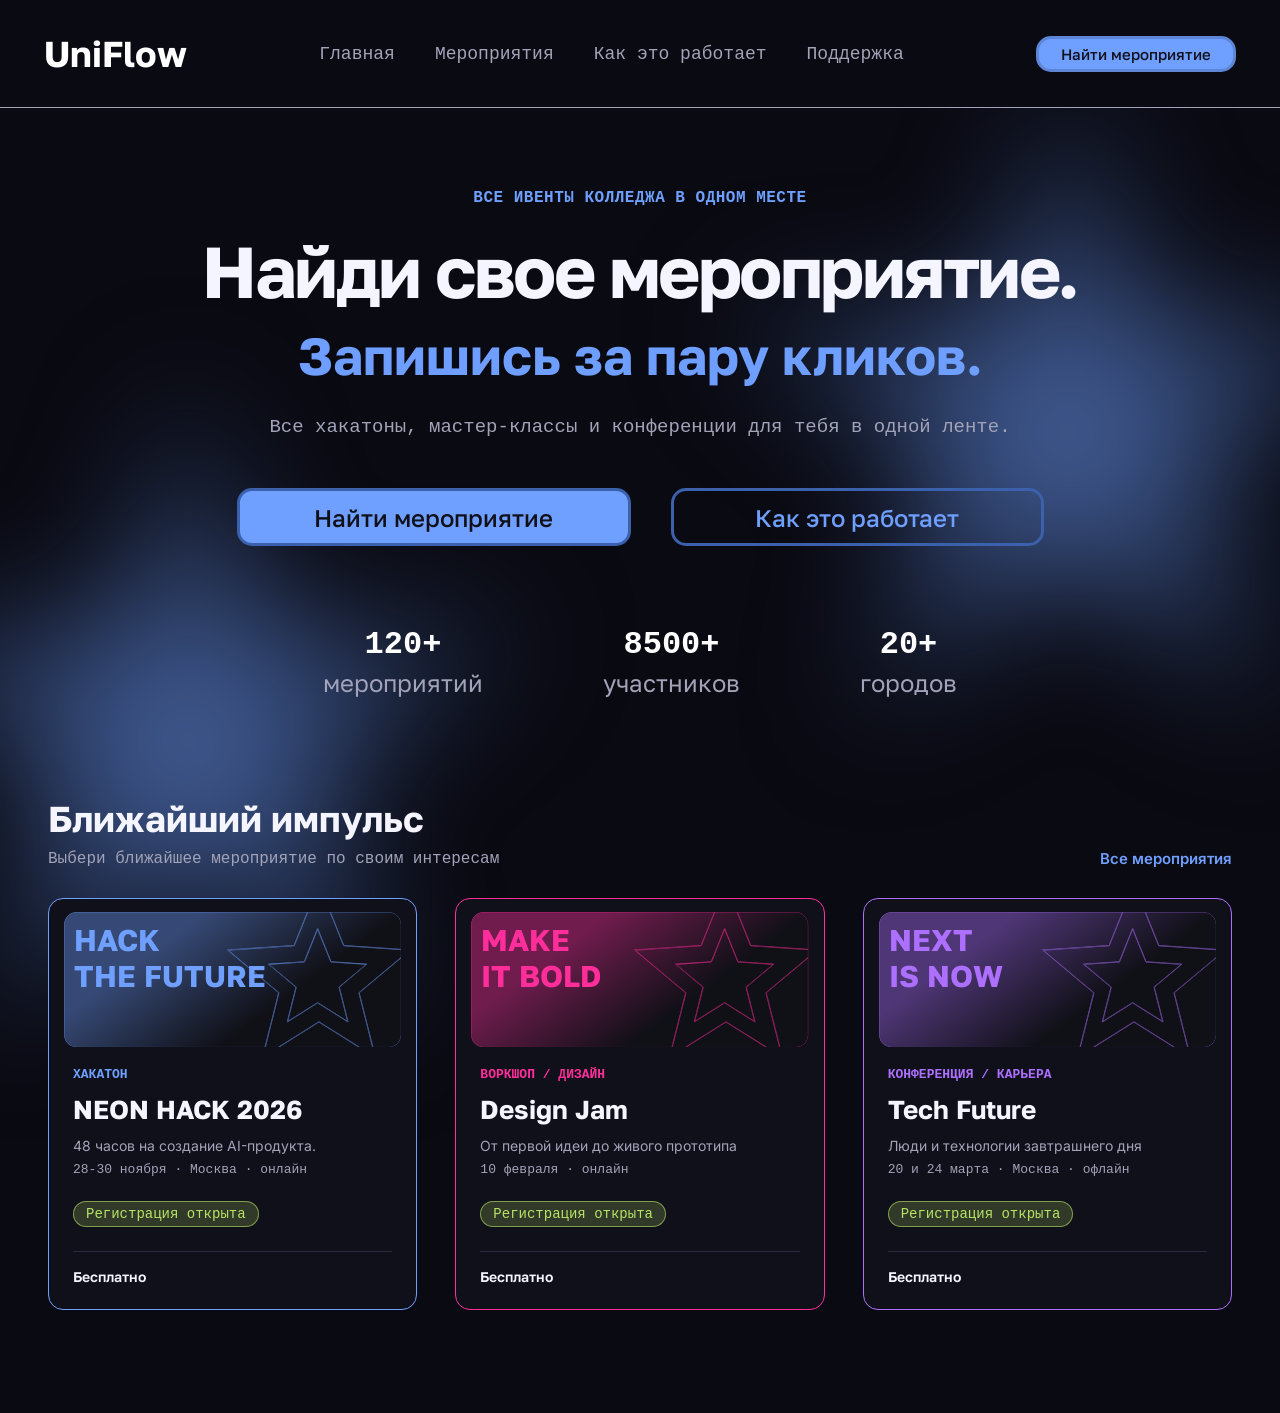
<file: UniFlow/frontend/index.html>
<!DOCTYPE html>
<html lang="ru">
<head>
    <meta charset="UTF-8">
    <meta name="viewport" content="width=device-width, initial-scale=1.0">
    <title>UniFlow</title>
    <link href="https://fonts.googleapis.com/css2?family=Golos+Text:wght@400;500;600;700&family=Iosevka+Charon+Mono:wght@400;700&family=Inter:wght@400;600&display=swap" rel="stylesheet" />
    <link rel="stylesheet" href="css/index.css">
</head>
<body>

    <div class="wrapper">

        <div class="bg-star bg-star-left" aria-hidden="true">
            <svg viewBox="0 0 703 873" fill="none" xmlns="http://www.w3.org/2000/svg">
                <g filter="url(#filter0_f_17_4)">
                    <path d="M243.5 108L323.539 354.335L582.552 354.335L373.006 506.579L453.045 752.915L243.5 600.671L33.9546 752.915L113.994 506.579L-95.5516 354.335L163.461 354.335L243.5 108Z" fill="url(#paint0_radial_17_4)"/>
                </g>
                <defs>
                    <filter id="filter0_f_17_4" x="-215.552" y="-12" width="918.103" height="884.915" filterUnits="userSpaceOnUse" color-interpolation-filters="sRGB">
                        <feFlood flood-opacity="0" result="BackgroundImageFix"/>
                        <feBlend mode="normal" in="SourceGraphic" in2="BackgroundImageFix" result="shape"/>
                        <feGaussianBlur stdDeviation="60" result="effect1_foregroundBlur_17_4"/>
                    </filter>
                    <radialGradient id="paint0_radial_17_4" cx="0" cy="0" r="1" gradientUnits="userSpaceOnUse" gradientTransform="translate(243.5 464.5) rotate(90) scale(356.5)">
                        <stop stop-color="#6F9FFF" stop-opacity="0.6"/>
                        <stop offset="1" stop-color="#1E2D4C" stop-opacity="0.5"/>
                    </radialGradient>
                </defs>
            </svg>
        </div>

        <div class="bg-star bg-star-right" aria-hidden="true">
            <svg viewBox="0 0 703 873" fill="none" xmlns="http://www.w3.org/2000/svg">
                <g filter="url(#filter0_f_17_4_r)">
                    <path d="M243.5 108L323.539 354.335L582.552 354.335L373.006 506.579L453.045 752.915L243.5 600.671L33.9546 752.915L113.994 506.579L-95.5516 354.335L163.461 354.335L243.5 108Z" fill="url(#paint0_radial_17_4_r)"/>
                </g>
                <defs>
                    <filter id="filter0_f_17_4_r" x="-215.552" y="-12" width="918.103" height="884.915" filterUnits="userSpaceOnUse" color-interpolation-filters="sRGB">
                        <feFlood flood-opacity="0" result="BackgroundImageFix"/>
                        <feBlend mode="normal" in="SourceGraphic" in2="BackgroundImageFix" result="shape"/>
                        <feGaussianBlur stdDeviation="60" result="effect1_foregroundBlur_17_4"/>
                    </filter>
                    <radialGradient id="paint0_radial_17_4_r" cx="0" cy="0" r="1" gradientUnits="userSpaceOnUse" gradientTransform="translate(243.5 464.5) rotate(90) scale(356.5)">
                        <stop stop-color="#6F9FFF" stop-opacity="0.6"/>
                        <stop offset="1" stop-color="#1E2D4C" stop-opacity="0.5"/>
                    </radialGradient>
                </defs>
            </svg>
        </div>

        <header class="header">
            <div class="logo">UniFlow</div>
            
            <div class="nav-menu" id="Naavmenu">
                <span></span>
                <span></span>
                <span></span>
            </div>

            <nav class="nav" id="navMenu">
                <a href="index.html" class="nav-link">Главная</a>
                <a href="events.html" class="nav-link">Мероприятия</a>
                <a href="#" class="nav-link">Как это работает</a>
                <a href="#" class="nav-link">Поддержка</a>
            </nav>
            <a href="events.html" class="btn btn-small">Найти мероприятие</a>
        </header>

        <main class="hero">
            <p class="hero-top">ВСЕ ИВЕНТЫ КОЛЛЕДЖА В ОДНОМ МЕСТЕ</p>
            <h1 class="hero-title">Найди свое мероприятие.</h1>
            <h2 class="hero-subtitle">Запишись за пару кликов.</h2>
            <p class="hero-desc">Все хакатоны, мастер-классы и конференции для тебя в одной ленте.</p>

            <div class="hero-buttons">
                <a href="events.html" class="btn btn-large">Найти мероприятие</a>
                <a href="#" class="btn btn-outline">Как это работает</a>
            </div>

            <div class="stats">
                <div class="stat">
                    <div class="stat-num">120+</div>
                    <div class="stat-text">мероприятий</div>
                </div>
                <div class="stat">
                    <div class="stat-num">8500+</div>
                    <div class="stat-text">участников</div>
                </div>
                <div class="stat">
                    <div class="stat-num">20+</div>
                    <div class="stat-text">городов</div>
                </div>
            </div>
        </main>

        <section class="events">
            <div class="events-head">
                <div class="events-titles">
                    <h3 class="events-title">Ближайший импульс</h3>
                    <p class="events-subtitle">Выбери ближайшее мероприятие по своим интересам</p>
                </div>
                <a href="events.html" class="events-link">Все мероприятия</a>
            </div>

            <div class="grid">
                <svg style="display: none;">
                    <defs>
                        <path id="star-template" d="M266.663 38.8096L189.457 44.0449L248.841 93.6602L232.906 157H15C6.71573 157 0 150.284 0 142V15C1.54622e-06 6.71573 6.71573 0 15 0H282.248L266.663 38.8096ZM324.059 38.9219L324.129 39.0967L324.316 39.1094L391 43.6299V52.4619L341.967 93.4297L341.822 93.5508L341.868 93.7334L357.784 157H342.958L295.659 127.306L295.5 127.206L295.341 127.306L248.042 157H233.216L249.132 93.7334L249.178 93.5508L249.033 93.4297L190.222 44.293L266.684 39.1094L266.871 39.0967L266.941 38.9219L282.571 0H308.429L324.059 38.9219ZM342.394 157H248.606L295.5 127.56L342.394 157ZM391 142C391 150.284 384.284 157 376 157H358.094L342.159 93.6602L391 52.8535V142ZM278.482 57.6416L236.937 60.459L268.893 87.1582L258.732 127.541L294 105.4L329.268 127.541L319.107 87.1582L351.063 60.459L309.518 57.6416L294 19L278.482 57.6416ZM309.239 57.7539L309.31 57.9287L309.497 57.9414L350.298 60.707L318.916 86.9277L318.771 87.0488L318.817 87.2314L328.794 126.89L294.159 105.146L294 105.046L293.841 105.146L259.205 126.89L269.183 87.2314L269.229 87.0488L269.084 86.9277L237.701 60.707L278.503 57.9414L278.69 57.9287L278.761 57.7539L294 19.8037L309.239 57.7539ZM376 0C384.284 0 391 6.71573 391 15V43.3291L324.337 38.8096L308.752 0H376Z"/>
                    </defs>
                </svg>

                <a href="registration.html" class="card blue">
                    <div class="cover">
                        <svg class="cover-svg" viewBox="0 0 391 157" preserveAspectRatio="xMidYMid slice" fill="none" xmlns="http://www.w3.org/2000/svg">
                            <use href="#star-template" fill="url(#grad-blue)"/>
                            <mask id="mask-blue" fill="white"><use href="#star-template"/></mask>
                            <use href="#star-template" stroke="#6F9FFF" stroke-width="0.6" mask="url(#mask-blue)"/>
                            <defs>
                                <linearGradient id="grad-blue" x1="213.5" y1="132.5" x2="132.5" y2="22.5" gradientUnits="userSpaceOnUse">
                                    <stop stop-color="#101012" stop-opacity="0.4"/>
                                    <stop offset="1" stop-color="#6F9FFF" stop-opacity="0.4"/>
                                </linearGradient>
                            </defs>
                        </svg>
                        <div class="cover-title">HACK<br>THE FUTURE</div>
                    </div>
                    <div class="info">
                        <span class="tag">ХАКАТОН</span>
                        <h4 class="card-title">NEON HACK 2026</h4>
                        <p class="desc">48 часов на создание AI-продукта.</p>
                        <p class="date">28-30 ноября · Москва · онлайн</p>
                        <div class="status">Регистрация открыта</div>
                        <div class="price">Бесплатно</div>
                    </div>
                </a>

                <a href="registration.html" class="card pink">
                    <div class="cover">
                        <svg class="cover-svg" viewBox="0 0 391 157" preserveAspectRatio="xMidYMid slice" fill="none" xmlns="http://www.w3.org/2000/svg">
                            <use href="#star-template" fill="url(#grad-pink)"/>
                            <mask id="mask-pink" fill="white"><use href="#star-template"/></mask>
                            <use href="#star-template" stroke="#FF2E9A" stroke-width="0.6" mask="url(#mask-pink)"/>
                            <defs>
                                <linearGradient id="grad-pink" x1="213.5" y1="132.5" x2="132.5" y2="22.5" gradientUnits="userSpaceOnUse">
                                    <stop stop-color="#101012" stop-opacity="0.4"/>
                                    <stop offset="1" stop-color="#FF2E9A" stop-opacity="0.4"/>
                                </linearGradient>
                            </defs>
                        </svg>
                        <div class="cover-title">MAKE<br>IT BOLD</div>
                    </div>
                    <div class="info">
                        <span class="tag">ВОРКШОП / ДИЗАЙН</span>
                        <h4 class="card-title">Design Jam</h4>
                        <p class="desc">От первой идеи до живого прототипа</p>
                        <p class="date">10 февраля · онлайн</p>
                        <div class="status">Регистрация открыта</div>
                        <div class="price">Бесплатно</div>
                    </div>
                </a>

                <a href="registration.html" class="card purple">
                    <div class="cover">
                        <svg class="cover-svg" viewBox="0 0 391 157" preserveAspectRatio="xMidYMid slice" fill="none" xmlns="http://www.w3.org/2000/svg">
                            <use href="#star-template" fill="url(#grad-purple)"/>
                            <mask id="mask-purple" fill="white"><use href="#star-template"/></mask>
                            <use href="#star-template" stroke="#AD6FFF" stroke-width="0.6" mask="url(#mask-purple)"/>
                            <defs>
                                <linearGradient id="grad-purple" x1="213.5" y1="132.5" x2="132.5" y2="22.5" gradientUnits="userSpaceOnUse">
                                    <stop stop-color="#101012" stop-opacity="0.4"/>
                                    <stop offset="1" stop-color="#AD6FFF" stop-opacity="0.4"/>
                                </linearGradient>
                            </defs>
                        </svg>
                        <div class="cover-title">NEXT<br>IS NOW</div>
                    </div>
                    <div class="info">
                        <span class="tag">КОНФЕРЕНЦИЯ / КАРЬЕРА</span>
                        <h4 class="card-title">Tech Future</h4>
                        <p class="desc">Люди и технологии завтрашнего дня</p>
                        <p class="date">20 и 24 марта · Москва · офлайн</p>
                        <div class="status">Регистрация открыта</div>
                        <div class="price">Бесплатно</div>
                    </div>
                </a>
            </div>
        </section>
    </div>
    <script src="script.js"></script>
</body>
</html>
</file>
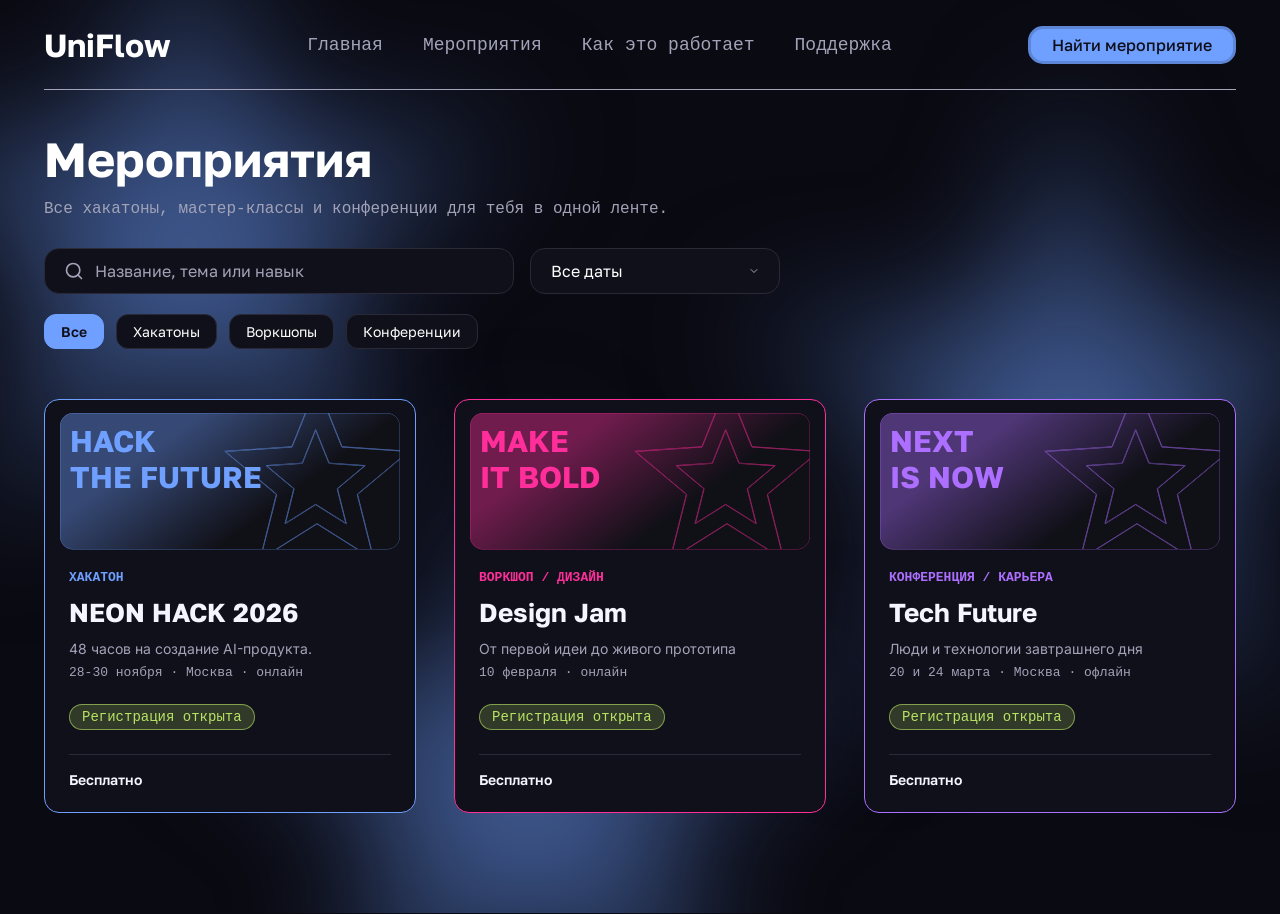
<file: UniFlow/frontend/events.html>
<!DOCTYPE html>
<html lang="ru">
<head>
    <meta charset="UTF-8">
    <meta name="viewport" content="width=device-width, initial-scale=1.0">
    <title>UniFlow</title>
    <link href="https://fonts.googleapis.com/css2?family=Golos+Text:wght@400;500;600;700&family=Iosevka+Charon+Mono:wght@400;700&family=Inter:wght@400;600&display=swap" rel="stylesheet" />
    <link rel="stylesheet" href="css/events.css">
</head>
<body>

    <div class="wrapper">

        <div class="bg-star bg-star-left" aria-hidden="true">
            <svg viewBox="0 0 703 873" fill="none" xmlns="http://www.w3.org/2000/svg">
                <g filter="url(#filter0_f_17_4)">
                    <path d="M243.5 108L323.539 354.335L582.552 354.335L373.006 506.579L453.045 752.915L243.5 600.671L33.9546 752.915L113.994 506.579L-95.5516 354.335L163.461 354.335L243.5 108Z" fill="url(#paint0_radial_17_4)"/>
                </g>
                <defs>
                    <filter id="filter0_f_17_4" x="-215.552" y="-12" width="918.103" height="884.915" filterUnits="userSpaceOnUse" color-interpolation-filters="sRGB">
                        <feFlood flood-opacity="0" result="BackgroundImageFix"/>
                        <feBlend mode="normal" in="SourceGraphic" in2="BackgroundImageFix" result="shape"/>
                        <feGaussianBlur stdDeviation="60" result="effect1_foregroundBlur_17_4"/>
                    </filter>
                    <radialGradient id="paint0_radial_17_4" cx="0" cy="0" r="1" gradientUnits="userSpaceOnUse" gradientTransform="translate(243.5 464.5) rotate(90) scale(356.5)">
                        <stop stop-color="#6F9FFF" stop-opacity="0.6"/>
                        <stop offset="1" stop-color="#1E2D4C" stop-opacity="0.5"/>
                    </radialGradient>
                </defs>
            </svg>
        </div>

        <div class="bg-star bg-star-right" aria-hidden="true">
            <svg viewBox="0 0 703 873" fill="none" xmlns="http://www.w3.org/2000/svg">
                <g filter="url(#filter0_f_17_4_r)">
                    <path d="M243.5 108L323.539 354.335L582.552 354.335L373.006 506.579L453.045 752.915L243.5 600.671L33.9546 752.915L113.994 506.579L-95.5516 354.335L163.461 354.335L243.5 108Z" fill="url(#paint0_radial_17_4_r)"/>
                </g>
                <defs>
                    <filter id="filter0_f_17_4_r" x="-215.552" y="-12" width="918.103" height="884.915" filterUnits="userSpaceOnUse" color-interpolation-filters="sRGB">
                        <feFlood flood-opacity="0" result="BackgroundImageFix"/>
                        <feBlend mode="normal" in="SourceGraphic" in2="BackgroundImageFix" result="shape"/>
                        <feGaussianBlur stdDeviation="60" result="effect1_foregroundBlur_17_4"/>
                    </filter>
                    <radialGradient id="paint0_radial_17_4_r" cx="0" cy="0" r="1" gradientUnits="userSpaceOnUse" gradientTransform="translate(243.5 464.5) rotate(90) scale(356.5)">
                        <stop stop-color="#6F9FFF" stop-opacity="0.6"/>
                        <stop offset="1" stop-color="#1E2D4C" stop-opacity="0.5"/>
                    </radialGradient>
                </defs>
            </svg>
        </div>

        <div class="bg-star bg-star-bottom" aria-hidden="true">
            <svg viewBox="0 0 703 873" fill="none" xmlns="http://www.w3.org/2000/svg">
                <g filter="url(#filter0_f_17_4_b)">
                    <path d="M243.5 108L323.539 354.335L582.552 354.335L373.006 506.579L453.045 752.915L243.5 600.671L33.9546 752.915L113.994 506.579L-95.5516 354.335L163.461 354.335L243.5 108Z" fill="url(#paint0_radial_17_4_b)"/>
                </g>
                <defs>
                    <filter id="filter0_f_17_4_b" x="-215.552" y="-12" width="918.103" height="884.915" filterUnits="userSpaceOnUse" color-interpolation-filters="sRGB">
                        <feFlood flood-opacity="0" result="BackgroundImageFix"/>
                        <feBlend mode="normal" in="SourceGraphic" in2="BackgroundImageFix" result="shape"/>
                        <feGaussianBlur stdDeviation="60" result="effect1_foregroundBlur_17_4"/>
                    </filter>
                    <radialGradient id="paint0_radial_17_4_b" cx="0" cy="0" r="1" gradientUnits="userSpaceOnUse" gradientTransform="translate(243.5 464.5) rotate(90) scale(356.5)">
                        <stop stop-color="#6F9FFF" stop-opacity="0.6"/>
                        <stop offset="1" stop-color="#1E2D4C" stop-opacity="0.5"/>
                    </radialGradient>
                </defs>
            </svg>
        </div>

        <header class="header">
            <div class="header-inner">
                <div class="logo">UniFlow</div>
                
                <button class="nav-menu" id="Naavmenu"> 
                    <span></span>
                    <span></span>
                    <span></span>
                </button>

                <nav class="nav" id="navMenu">
                    <a href="index.html" class="nav-link">Главная</a>
                    <a href="events.html" class="nav-link">Мероприятия</a>
                    <a href="#" class="nav-link">Как это работает</a>
                    <a href="#" class="nav-link">Поддержка</a>
                </nav>
                <a href="events.html" class="btn btn-small">Найти мероприятие</a>
            </div>
        </header>

        <main class="hero">
            <h1 class="hero-title">Мероприятия</h1>
            <p class="hero-desc">Все хакатоны, мастер-классы и конференции для тебя в одной ленте.</p>
        </main>

        <section class="filters">
            <div class="filters-top">
                <div class="search">
                    <svg class="search-icon" viewBox="0 0 24 24" fill="none" stroke="currentColor" stroke-width="2" stroke-linecap="round" stroke-linejoin="round">
                        <circle cx="11" cy="11" r="8"></circle>
                        <line x1="21" y1="21" x2="16.65" y2="16.65"></line>
                    </svg>
                    <input type="text" id="searchInput" class="search-input" placeholder="Название, тема или навык">
                </div>
                <div class="filter-dropdown">
                    <select id="dateFilter" class="date-select">
                        <option value="all">Все даты</option>
                        <option value="november">Ноябрь</option>
                        <option value="february">Февраль</option>
                        <option value="march">Март</option>
                    </select>
                    <svg class="filter-arrow" viewBox="0 0 24 24" fill="none" stroke="currentColor" stroke-width="2" stroke-linecap="round" stroke-linejoin="round">
                        <polyline points="6 9 12 15 18 9"></polyline>
                    </svg>
                </div>
            </div>
            <div class="filters-bottom">
                <div class="filter-btn active" data-filter="all">Все</div>
                <div class="filter-btn" data-filter="hackathon">Хакатоны</div>
                <div class="filter-btn" data-filter="workshop">Воркшопы</div>
                <div class="filter-btn" data-filter="conference">Конференции</div>
            </div>
        </section>

        <section class="events">
            <div class="grid" id="cardsContainer">

                <svg style="display: none;">
                    <defs>
                        <path id="star-template" d="M266.663 38.8096L189.457 44.0449L248.841 93.6602L232.906 157H15C6.71573 157 0 150.284 0 142V15C1.54622e-06 6.71573 6.71573 0 15 0H282.248L266.663 38.8096ZM324.059 38.9219L324.129 39.0967L324.316 39.1094L391 43.6299V52.4619L341.967 93.4297L341.822 93.5508L341.868 93.7334L357.784 157H342.958L295.659 127.306L295.5 127.206L295.341 127.306L248.042 157H233.216L249.132 93.7334L249.178 93.5508L249.033 93.4297L190.222 44.293L266.684 39.1094L266.871 39.0967L266.941 38.9219L282.571 0H308.429L324.059 38.9219ZM342.394 157H248.606L295.5 127.56L342.394 157ZM391 142C391 150.284 384.284 157 376 157H358.094L342.159 93.6602L391 52.8535V142ZM278.482 57.6416L236.937 60.459L268.893 87.1582L258.732 127.541L294 105.4L329.268 127.541L319.107 87.1582L351.063 60.459L309.518 57.6416L294 19L278.482 57.6416ZM309.239 57.7539L309.31 57.9287L309.497 57.9414L350.298 60.707L318.916 86.9277L318.771 87.0488L318.817 87.2314L328.794 126.89L294.159 105.146L294 105.046L293.841 105.146L259.205 126.89L269.183 87.2314L269.229 87.0488L269.084 86.9277L237.701 60.707L278.503 57.9414L278.69 57.9287L278.761 57.7539L294 19.8037L309.239 57.7539ZM376 0C384.284 0 391 6.71573 391 15V43.3291L324.337 38.8096L308.752 0H376Z"/>
                    </defs>
                </svg>

                <a href="registration.html" class="card blue" data-category="hackathon" data-date="november">
                    <div class="cover">
                        <svg class="cover-svg" viewBox="0 0 391 157" preserveAspectRatio="xMidYMid slice" fill="none" xmlns="http://www.w3.org/2000/svg">
                            <use href="#star-template" fill="url(#grad-blue)"/>
                            <mask id="mask-blue" fill="white">
                                <use href="#star-template"/>
                            </mask>
                            <use href="#star-template" stroke="#6F9FFF" stroke-width="0.6" mask="url(#mask-blue)"/>
                            <defs>
                                <linearGradient id="grad-blue" x1="213.5" y1="132.5" x2="132.5" y2="22.5" gradientUnits="userSpaceOnUse">
                                    <stop stop-color="#101012" stop-opacity="0.4"/>
                                    <stop offset="1" stop-color="#6F9FFF" stop-opacity="0.4"/>
                                </linearGradient>
                            </defs>
                        </svg>
                        <div class="cover-title">HACK<br>THE FUTURE</div>
                    </div>
                    <div class="info">
                        <span class="tag">ХАКАТОН</span>
                        <h4 class="card-title">NEON HACK 2026</h4>
                        <p class="desc">48 часов на создание AI-продукта.</p>
                        <p class="date">28-30 ноября · Москва · онлайн</p>
                        <div class="status">Регистрация открыта</div>
                        <div class="price">Бесплатно</div>
                    </div>
                </a>

                <a href="registration.html" class="card pink" data-category="workshop" data-date="february">
                    <div class="cover">
                        <svg class="cover-svg" viewBox="0 0 391 157" preserveAspectRatio="xMidYMid slice" fill="none" xmlns="http://www.w3.org/2000/svg">
                            <use href="#star-template" fill="url(#grad-pink)"/>
                            <mask id="mask-pink" fill="white">
                                <use href="#star-template"/>
                            </mask>
                            <use href="#star-template" stroke="#FF2E9A" stroke-width="0.6" mask="url(#mask-pink)"/>
                            <defs>
                                <linearGradient id="grad-pink" x1="213.5" y1="132.5" x2="132.5" y2="22.5" gradientUnits="userSpaceOnUse">
                                    <stop stop-color="#101012" stop-opacity="0.4"/>
                                    <stop offset="1" stop-color="#FF2E9A" stop-opacity="0.4"/>
                                </linearGradient>
                            </defs>
                        </svg>
                        <div class="cover-title">MAKE<br>IT BOLD</div>
                    </div>
                    <div class="info">
                        <span class="tag">ВОРКШОП / ДИЗАЙН</span>
                        <h4 class="card-title">Design Jam</h4>
                        <p class="desc">От первой идеи до живого прототипа</p>
                        <p class="date">10 февраля · онлайн</p>
                        <div class="status">Регистрация открыта</div>
                        <div class="price">Бесплатно</div>
                    </div>
                </a>

                <a href="registration.html" class="card purple" data-category="conference" data-date="march">
                    <div class="cover">
                        <svg class="cover-svg" viewBox="0 0 391 157" preserveAspectRatio="xMidYMid slice" fill="none" xmlns="http://www.w3.org/2000/svg">
                            <use href="#star-template" fill="url(#grad-purple)"/>
                            <mask id="mask-purple" fill="white">
                                <use href="#star-template"/>
                            </mask>
                            <use href="#star-template" stroke="#AD6FFF" stroke-width="0.6" mask="url(#mask-purple)"/>
                            <defs>
                                <linearGradient id="grad-purple" x1="213.5" y1="132.5" x2="132.5" y2="22.5" gradientUnits="userSpaceOnUse">
                                    <stop stop-color="#101012" stop-opacity="0.4"/>
                                    <stop offset="1" stop-color="#AD6FFF" stop-opacity="0.4"/>
                                </linearGradient>
                            </defs>
                        </svg>
                        <div class="cover-title">NEXT<br>IS NOW</div>
                    </div>
                    <div class="info">
                        <span class="tag">КОНФЕРЕНЦИЯ / КАРЬЕРА</span>
                        <h4 class="card-title">Tech Future</h4>
                        <p class="desc">Люди и технологии завтрашнего дня</p>
                        <p class="date">20 и 24 марта · Москва · офлайн</p>
                        <div class="status">Регистрация открыта</div>
                        <div class="price">Бесплатно</div>
                    </div>
                </a>

                <div id="noResults" class="no-results" style="display: none;">
                    <h3>Ничего не найдено</h3>
                    <p>Попробуйте изменить параметры поиска или выбрать другую категорию.</p>
                </div>

            </div>
        </section>
    </div>

    <script src="script.js"></script>
</body>
</html>
</file>
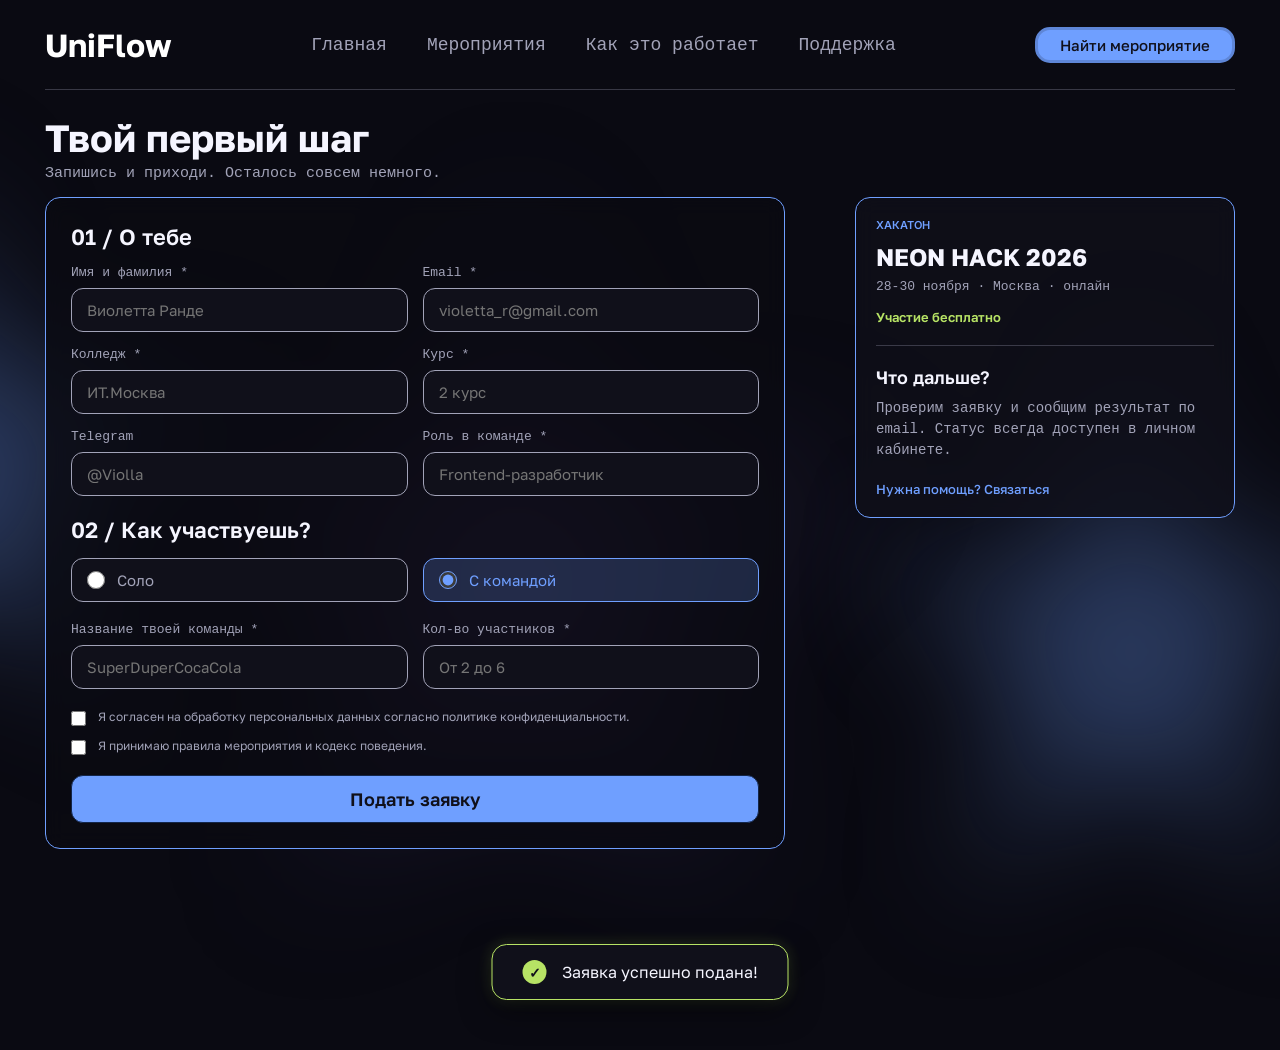
<file: UniFlow/frontend/registration.html>
<!DOCTYPE html>
<html lang="ru">
<head>
    <meta charset="UTF-8">
    <meta name="viewport" content="width=device-width, initial-scale=1.0">
    <title>UniFlow</title>
    <link href="https://fonts.googleapis.com/css2?family=Golos+Text:wght@400;500;600;700&family=Iosevka+Charon+Mono:wght@400;700&family=Inter:wght@400;600&display=swap" rel="stylesheet" />
    <link rel="stylesheet" href="css/registration.css"> 
</head>
<body>

    <div class="wrapper">
        <div class="bg-star bg-star-left" aria-hidden="true">
            <svg viewBox="0 0 703 873" fill="none" xmlns="http://www.w3.org/2000/svg">
                <g filter="url(#filter0_f_17_4)">
                    <path d="M243.5 108L323.539 354.335L582.552 354.335L373.006 506.579L453.045 752.915L243.5 600.671L33.9546 752.915L113.994 506.579L-95.5516 354.335L163.461 354.335L243.5 108Z" fill="url(#paint0_radial_17_4)"/>
                </g>
                <defs>
                    <filter id="filter0_f_17_4" x="-215.552" y="-12" width="918.103" height="884.915" filterUnits="userSpaceOnUse" color-interpolation-filters="sRGB">
                        <feFlood flood-opacity="0" result="BackgroundImageFix"/>
                        <feBlend mode="normal" in="SourceGraphic" in2="BackgroundImageFix" result="shape"/>
                        <feGaussianBlur stdDeviation="60" result="effect1_foregroundBlur_17_4"/>
                    </filter>
                    <radialGradient id="paint0_radial_17_4" cx="0" cy="0" r="1" gradientUnits="userSpaceOnUse" gradientTransform="translate(243.5 464.5) rotate(90) scale(356.5)">
                        <stop stop-color="#6F9FFF" stop-opacity="0.4"/>
                        <stop offset="1" stop-color="#1E2D4C" stop-opacity="0.2"/>
                    </radialGradient>
                </defs>
            </svg>
        </div>

        <div class="bg-star bg-star-right" aria-hidden="true">
            <svg viewBox="0 0 703 873" fill="none" xmlns="http://www.w3.org/2000/svg">
                <g filter="url(#filter0_f_17_4_r)">
                    <path d="M243.5 108L323.539 354.335L582.552 354.335L373.006 506.579L453.045 752.915L243.5 600.671L33.9546 752.915L113.994 506.579L-95.5516 354.335L163.461 354.335L243.5 108Z" fill="url(#paint0_radial_17_4_r)"/>
                </g>
                <defs>
                    <filter id="filter0_f_17_4_r" x="-215.552" y="-12" width="918.103" height="884.915" filterUnits="userSpaceOnUse" color-interpolation-filters="sRGB">
                        <feFlood flood-opacity="0" result="BackgroundImageFix"/>
                        <feBlend mode="normal" in="SourceGraphic" in2="BackgroundImageFix" result="shape"/>
                        <feGaussianBlur stdDeviation="60" result="effect1_foregroundBlur_17_4"/>
                    </filter>
                    <radialGradient id="paint0_radial_17_4_r" cx="0" cy="0" r="1" gradientUnits="userSpaceOnUse" gradientTransform="translate(243.5 464.5) rotate(90) scale(356.5)">
                        <stop stop-color="#6F9FFF" stop-opacity="0.4"/>
                        <stop offset="1" stop-color="#1E2D4C" stop-opacity="0.2"/>
                    </radialGradient>
                </defs>
            </svg>
        </div>

        <div class="bg-star bg-star-center" aria-hidden="true">
            <svg viewBox="0 0 703 873" fill="none" xmlns="http://www.w3.org/2000/svg">
                <g filter="url(#filter0_f_17_4_c)">
                    <path d="M243.5 108L323.539 354.335L582.552 354.335L373.006 506.579L453.045 752.915L243.5 600.671L33.9546 752.915L113.994 506.579L-95.5516 354.335L163.461 354.335L243.5 108Z" fill="url(#paint0_radial_17_4_c)"/>
                </g>
                <defs>
                    <filter id="filter0_f_17_4_c" x="-215.552" y="-12" width="918.103" height="884.915" filterUnits="userSpaceOnUse" color-interpolation-filters="sRGB">
                        <feFlood flood-opacity="0" result="BackgroundImageFix"/>
                        <feBlend mode="normal" in="SourceGraphic" in2="BackgroundImageFix" result="shape"/>
                        <feGaussianBlur stdDeviation="60" result="effect1_foregroundBlur_17_4"/>
                    </filter>
                    <radialGradient id="paint0_radial_17_4_c" cx="0" cy="0" r="1" gradientUnits="userSpaceOnUse" gradientTransform="translate(243.5 464.5) rotate(90) scale(356.5)">
                        <stop stop-color="#AD6FFF" stop-opacity="0.3"/>
                        <stop offset="1" stop-color="#1E2D4C" stop-opacity="0.1"/>
                    </radialGradient>
                </defs>
            </svg>
        </div>

        <header class="header">
            <div class="logo">UniFlow</div>
            <button class="nav-menu" id="Naavmenu"> 
                <span></span>
                <span></span>
                <span></span>
            </button>
            
            <nav class="nav" id="navMenu">
                <a href="index.html" class="nav-link">Главная</a>
                <a href="events.html" class="nav-link">Мероприятия</a>
                <a href="#" class="nav-link">Как это работает</a>
                <a href="#" class="nav-link">Поддержка</a>
            </nav>
            <a href="events.html" class="btn btn-small">Найти мероприятие</a>
        </header>

        <main class="reg-page">
            <div class="reg-header">
                <h1 class="reg-title">Твой первый шаг</h1>
                <p class="reg-subtitle">Запишись и приходи. Осталось совсем немного.</p>
            </div>

            <div class="reg-layout">
                <form class="reg-form" method="POST" novalidate>
                    
                    <h2 class="form-section-title">01 / О тебе</h2>
                    <div class="form-grid">
                        <div class="input-group">
                            <label>Имя и фамилия *</label>
                            <input type="text" name="username" placeholder="Виолетта Ранде" required>
                            <span class="error-msg">введите имя и фамилию</span>
                        </div>
                        <div class="input-group">
                            <label>Email *</label>
                            <input type="email" name="useremail" placeholder="violetta_r@gmail.com" required>
                            <span class="error-msg">введите email</span>
                        </div>
                        <div class="input-group">
                            <label>Колледж *</label>
                            <input type="text" name="college" placeholder="ИТ.Москва" required>
                            <span class="error-msg">введите колледж</span>
                        </div>
                        <div class="input-group">
                            <label>Курс *</label>
                            <input type="text" name="course" placeholder="2 курс" required>
                            <span class="error-msg">введите курс</span>
                        </div>
                        <div class="input-group">
                            <label>Telegram</label>
                            <input type="text" name="telegram" placeholder="@Violla">
                        </div>
                        <div class="input-group">
                            <label>Роль в команде *</label>
                            <input type="text" name="role" placeholder="Frontend-разработчик" required>
                            <span class="error-msg">введите свою роль в команде</span>
                        </div>
                    </div>

                    <h2 class="form-section-title">02 / Как участвуешь?</h2>
                    <div class="radio-group">
                        <label class="radio-label">
                            <input type="radio" name="participation" value="solo" id="radio-solo">
                            <span>Соло</span>
                        </label>
                        <label class="radio-label">
                            <input type="radio" name="participation" value="team" id="radio-team" checked>
                            <span>С командой</span>
                        </label>
                    </div>

                    <div class="team-fields" id="team-fields">
                        <div class="form-grid">
                            <div class="input-group">
                                <label>Название твоей команды *</label>
                                <input type="text" name="team_name" placeholder="SuperDuperCocaCola" required>
                                <span class="error-msg">введите название вашей команды</span>
                            </div>
                            <div class="input-group">
                                <label>Кол-во участников *</label>
                                <input type="text" name="team_count" placeholder="От 2 до 6" required>
                                <span class="error-msg">введите кол-во участников</span>
                            </div>
                        </div>
                    </div>

                    <div class="checkbox-group">
                        <label class="checkbox-label">
                            <input type="checkbox" required>
                            <span>Я согласен на обработку персональных данных согласно политике конфиденциальности.</span>
                        </label>
                        <label class="checkbox-label">
                            <input type="checkbox" required>
                            <span>Я принимаю правила мероприятия и кодекс поведения.</span>
                        </label>
                    </div>

                    <button type="submit" class="btn-submit">Подать заявку</button>
                </form>

                <aside class="event-sidebar">
                    <div class="sidebar-wrapper">
                        <div class="sidebar-top">
                            <span class="tag-blue">ХАКАТОН</span>
                            <h3 class="sidebar-title">NEON HACK 2026</h3>
                            <p class="date">28-30 ноября · Москва · онлайн</p>
                            <div class="status">Участие бесплатно</div>
                        </div>
                        <div class="sidebar-divider"></div>
                        <div class="sidebar-bottom">
                            <h4>Что дальше?</h4>
                            <p>Проверим заявку и сообщим результат по email. Статус всегда доступен в личном кабинете.</p>
                            <a href="#" class="help-link">Нужна помощь? Связаться</a>
                        </div>
                    </div>
                </aside>
            </div>

            <div id="custom-alert" class="custom-alert">
                <span class="alert-icon">✓</span>
                <span class="alert-text">Заявка успешно подана!</span>
            </div>
        </main>
    </div>
    
    <script src="script.js"></script>
</body>
</html>
</file>
<file: UniFlow/frontend/css/index.css>
* {
    margin: 0;
    padding: 0;
    box-sizing: border-box;
}

body {
    background-color: #0a0a12;
    color: #ffffff;
    font-family: 'Golos Text', sans-serif;
    -webkit-font-smoothing: antialiased;
    overflow-x: clip;
}

a {
    text-decoration: none;
    color: inherit;
}

.wrapper {
    max-width: 1440px;
    margin: 0 auto;
    padding-bottom: 100px;
    position: relative;
}

.bg-star {
    position: absolute;
    width: 900px;
    height: 900px;
    pointer-events: none;
    z-index: 0;
    overflow: visible;
}

.bg-star svg {
    display: block;
    width: 100%;
    height: 100%;
    overflow: visible;
}

.bg-star-left {
    bottom: 250px;
    left: -150px;
}

.bg-star-right {
    top: -50px;
    right: -350px;
}

.header {
    position: relative;
    z-index: 10;
    background-color: #0a0a12;
    display: flex;
    justify-content: space-between;
    align-items: center;
    height: 108px;
    padding: 0 44px;
    border-bottom: 1px solid #a2a3b8;
}

.logo {
    font-size: 36px;
    font-weight: 700;
}

.nav {
    display: flex;
    align-items: center;
    gap: 40px;
}

.nav-link {
    font-family: 'Iosevka Charon Mono', monospace;
    font-size: 18px;
    color: #a2a3b8;
    transition: color 0.3s ease;
}

.nav-link:hover {
    color: #ffffff;
}

.btn {
  display: flex;
  align-items: center;
  justify-content: center;
  background-color: #6f9fff;
  color: #10101a;
  font-weight: 500;
  border-radius: 15px;
  border: 3px solid #5e86d7;
  transition: 0.3s;
  cursor: pointer;
  font-family: 'Golos Text', sans-serif;
}

.btn:hover { 
  background-color: #8db3ff; 
  transform: translateY(-2px);
 }

.btn-small { 
  width: 200px; 
  height: 36px; 
  font-size: 15px; 
}

.btn-large {
    width: 394px;
    height: 58px;
    font-size: 24px;
    border-color: #3b60ac;
}

.btn-outline {
    width: 373px;
    height: 58px;
    font-size: 24px;
    background-color: transparent;
    color: #6f9fff;
    border-color: #3b60ac;
    transition: background-color 0.3s;
}

.btn-outline:hover {
    background-color: rgba(59, 96, 172, 0.1);
    transform: none;
    box-shadow: none;
}

.nav-menu {
  display: none;
  flex-direction: column;
  justify-content: space-between;
  width: 30px;
  height: 21px;
  background: transparent;
  border: none;
  cursor: pointer;
  z-index: 20;
}

.nav-menu span {
  width: 100%;
  height: 3px;
  background-color: #f5f5ff;
  border-radius: 3px;
  transition: 0.3s;
}

.hero {
    position: relative;
    z-index: 5;
    display: flex;
    flex-direction: column;
    align-items: center;
    text-align: center;
    padding-top: 81px;
    padding-left: 20px;
    padding-right: 20px;
}

.hero-top {
    font-family: 'Iosevka Charon Mono', monospace;
    font-weight: 700;
    font-size: 16px;
    color: #6f9fff;
    letter-spacing: 0.5px;
    margin-bottom: 20px;
}

.hero-title {
    font-size: 72px;
    font-weight: 700;
    color: #f5f5ff;
    letter-spacing: -2.5px;
    margin-bottom: 10px;
}

.hero-subtitle {
    font-size: 52px;
    font-weight: 700;
    color: #6e9eff;
    margin-bottom: 30px;
}

.hero-desc {
    font-family: 'Iosevka Charon Mono', monospace;
    font-size: 19px;
    color: #a2a3b8;
    margin-bottom: 50px;
}

.hero-buttons {
    display: flex;
    gap: 40px;
    margin-bottom: 80px;
}

.stats {
    display: flex;
    gap: 120px;
}

.stat {
    display: flex;
    flex-direction: column;
    align-items: center;
}

.stat-num {
    font-family: 'Iosevka Charon Mono', monospace;
    font-weight: 700;
    font-size: 32px;
    color: #ffffff;
}

.stat-text {
    font-size: 24px;
    color: #a2a3b8;
    margin-top: 5px;
}

.events {
    position: relative;
    z-index: 5;
    padding: 0 48px;
    margin-top: 100px;
}

.events-head {
    display: flex;
    justify-content: space-between;
    align-items: flex-end;
    margin-bottom: 30px;
}

.events-title {
    font-size: 36px;
    font-weight: 700;
    color: #f5f5ff;
}

.events-subtitle {
    font-family: 'Iosevka Charon Mono', monospace;
    font-size: 16px;
    color: #a2a3b8;
    margin-top: 10px;
}

.events-link {
    font-family: 'Inter', sans-serif;
    font-weight: 600;
    font-size: 15px;
    color: #6f9fff;
    transition: color 0.3s;
}

.events-link:hover {
    color: #a2a3b8;
}

.grid {
    display: grid;
    grid-template-columns: repeat(3, 1fr);
    gap: 38px;
}

.card {
    background-color: #10101a;
    border-radius: 15px;
    display: flex;
    flex-direction: column;
    border: 1px solid #6f9fff;
    overflow: hidden;
    transition: transform 0.3s, box-shadow 0.3s;
}

.card.blue { border-color: #6f9fff; }
.card.pink { border-color: #ff2e9a; }
.card.purple { border-color: #ad6fff; }

.card:hover { transform: translateY(-5px); }
.card.blue:hover { box-shadow: 0 0 20px rgba(111, 159, 255, 0.3); }
.card.pink:hover { box-shadow: 0 0 20px rgba(255, 46, 154, 0.3); }
.card.purple:hover { box-shadow: 0 0 20px rgba(173, 111, 255, 0.3); }

.cover {
    position: relative;
    width: calc(100% - 30px);
    margin: 13px 15px 0 15px;
    aspect-ratio: 391 / 157;
    border-radius: 10px;
    overflow: hidden;
    display: flex;
    align-items: flex-start;
    justify-content: flex-start;
    padding: 10px 0 0 10px;
}

.cover-svg {
    position: absolute;
    inset: 0;
    width: 100%;
    height: 100%;
    display: block;
}

.cover-title {
    font-size: 30px;
    font-weight: 700;
    line-height: 1.2;
    position: relative;
    z-index: 2;
}

.card.blue .cover-title { color: #6f9fff; }
.card.pink .cover-title { color: #ff2e9a; }
.card.purple .cover-title { color: #ad6fff; }

.info {
    padding: 20px 24px 24px 24px;
    display: flex;
    flex-direction: column;
    flex-grow: 1;
}

.tag {
    font-family: 'Iosevka Charon Mono', monospace;
    font-weight: 700;
    font-size: 13px;
    margin-bottom: 12px;
}

.card.blue .tag { color: #6f9fff; }
.card.pink .tag { color: #ff2e9a; }
.card.purple .tag { color: #ad6fff; }

.card-title {
    font-size: 26px;
    font-weight: 700;
    color: #f5f5ff;
    margin-bottom: 12px;
}

.desc {
    font-family: 'Inter', sans-serif;
    font-size: 14px;
    color: #a2a3b8;
    margin-bottom: 8px;
}

.date {
    font-family: 'Iosevka Charon Mono', monospace;
    font-size: 13px;
    color: #a2a3b8;
    margin-bottom: 24px;
}

.status {
    display: inline-block;
    align-self: flex-start;
    background-color: rgba(183, 227, 101, 0.2);
    border: 1px solid rgba(183, 227, 101, 0.6);
    color: #b7e365;
    font-family: 'Iosevka Charon Mono', monospace;
    font-size: 14px;
    padding: 4px 12px;
    border-radius: 15px;
    margin-bottom: 24px;
}

.price {
    font-size: 14px;
    font-weight: 600;
    color: #f5f5ff;
    margin-top: auto;
    border-top: 1px solid #2a2a3a;
    padding-top: 16px;
}

@media (max-width: 768px) {
    .wrapper {
        padding: 20px;
    }

    .bg-star {
        display: none;
    }

    .header {
        flex-direction: row;
        justify-content: space-between;
        align-items: center;
        flex-wrap: wrap;
        height: auto;
        min-height: 70px;
        padding: 15px 0;
    }
  
    .nav-menu {
        display: flex;
    }

    .nav {
        display: none;
        flex-direction: column;
        align-items: flex-start;
        width: 100%;
        background-color: #10101a;
        padding: 20px;
        border-radius: 15px;
        border: 1px solid #6f9fff;
        margin-top: 15px;
        order: 3;
    }

    .nav.open {
        display: flex;
    }

    header > .btn-small {
        display: none;
    }

    .hero {
        padding-top: 30px;
    }

    .hero-top {
        font-size: 12px;
        margin-bottom: 15px;
    }

    .hero-title {
        font-size: 32px;
        letter-spacing: -0.5px;
        margin-bottom: 5px;
    }

    .hero-subtitle {
        font-size: 22px;
        margin-bottom: 20px;
    }

    .hero-desc {
        font-size: 14px;
        margin-bottom: 30px;
    }

    .hero-buttons {
        flex-direction: column;
        width: 100%;
        max-width: 340px;
        gap: 15px;
        margin-bottom: 40px;
    }

    .btn-large, .btn-outline {
        width: 100%;
        font-size: 16px;
        height: 48px;
    }

    .stats {
        flex-direction: row;
        justify-content: space-between;
        width: 100%;
        max-width: 340px;
        gap: 10px;
    }

    .stat-num {
        font-size: 24px;
    }

    .stat-text {
        font-size: 13px;
        text-align: center;
    }

    .events {
        margin-top: 50px;
        padding: 0;
    }

    .events-head {
        flex-direction: column;
        align-items: flex-start;
        gap: 10px;
        margin-bottom: 20px;
    }

    .events-title {
        font-size: 24px;
    }

    .events-subtitle {
        font-size: 13px;
    }

    .grid {
        grid-template-columns: 1fr;
        gap: 20px;
    }

    .card-title {
        font-size: 22px;
  }

    .cover-title {
        font-size: 24px;
  }
}
</file>
<file: UniFlow/frontend/css/events.css>
* {
    margin: 0;
    padding: 0;
    box-sizing: border-box;
}

body {
    background-color: #0a0a12;
    color: #ffffff;
    font-family: 'Golos Text', sans-serif;
    -webkit-font-smoothing: antialiased;
    overflow-x: clip;
}

a {
    text-decoration: none;
    color: inherit;
}

.wrapper {
    width: 100%;
    position: relative;
    padding-bottom: 100px;
    overflow: hidden;
}

.bg-star {
    position: absolute;
    width: 900px;
    height: 900px;
    pointer-events: none;
    z-index: 0;
    overflow: visible;
}

.bg-star svg {
    display: block;
    width: 100%;
    height: 100%;
    overflow: visible;
}

.bg-star-left {
    bottom: 250px;
    left: -150px;
}

.bg-star-right {
    top: -50px;
    right: -350px;
}

.bg-star-bottom {
    bottom: -300px;
    left: 50%;
    transform: translateX(-50%);
}

.header {
    position: relative;
    z-index: 10;
    padding: 0 44px;
}

.header-inner {
    display: flex;
    justify-content: space-between;
    align-items: center;
    height: 90px;
    border-bottom: 1px solid #a2a3b8;
}

.logo {
    font-size: 32px;
    font-weight: 700;
    color: #ffffff;
}

.nav {
    display: flex;
    gap: 40px;
}

.nav-menu {
  display: none;
  flex-direction: column;
  justify-content: space-between;
  width: 30px;
  height: 21px;
  background: transparent;
  border: none;
  cursor: pointer;
  z-index: 20;
}

.nav-menu span {
  width: 100%;
  height: 3px;
  background-color: #f5f5ff;
  border-radius: 3px;
  transition: 0.3s;
}

.nav-link {
    font-family: 'Iosevka Charon Mono', monospace;
    font-size: 18px;
    color: #a2a3b8;
    transition: color 0.3s;
}

.nav-link:hover {
    color: #ffffff;
}

.btn-small {
    display: flex;
    align-items: center;
    justify-content: center;
    background-color: #6f9fff;
    color: #10101a;
    font-weight: 500;
    font-size: 16px;
    width: 208px;
    height: 38px;
    border-radius: 15px;
    border: 3px solid #5e86d7;
    transition: transform 0.2s ease, box-shadow 0.2s ease;
}

.btn-small:hover {
    transform: translateY(-2px);
    box-shadow: 0 10px 20px rgba(111, 159, 255, 0.3);
}

.hero {
    position: relative;
    z-index: 5;
    padding: 40px 44px 0 44px; 
}

.hero-title {
    font-size: 48px;
    font-weight: 700;
    margin-bottom: 12px;
}

.hero-desc {
    font-family: 'Iosevka Charon Mono', monospace;
    font-size: 16px;
    color: #a2a3b8;
    margin-bottom: 30px;
}

.filters {
    position: relative;
    z-index: 5;
    padding: 0 44px 30px 44px;
    display: flex;
    flex-direction: column;
    gap: 20px;
}

.filters-top {
    display: flex;
    gap: 16px;
    align-items: center;
}

.search {
    flex-grow: 1;
    max-width: 470px;
    position: relative;
}

.search-icon {
    position: absolute;
    left: 20px;
    top: 50%;
    transform: translateY(-50%);
    width: 20px;
    height: 20px;
    color: #a2a3b8;
    pointer-events: none;
}

.search-input {
    width: 100%;
    background: #10101A;
    border: 1px solid #292938;
    border-radius: 15px;
    padding: 12px 20px 12px 50px;
    color: #ffffff;
    font-family: 'Golos Text', sans-serif;
    font-size: 16px;
    outline: none;
    transition: border-color 0.3s;
}

.search-input::placeholder {
    color: #a2a3b8;
}

.search-input:focus {
    border-color: #6f9fff;
}

.filter-dropdown {
    position: relative;
    width: 250px;
}

.date-select {
    width: 100%;
    appearance: none;
    background: #10101A;
    border: 1px solid #292938;
    border-radius: 15px;
    padding: 12px 20px;
    color: #ffffff;
    font-family: 'Golos Text', sans-serif;
    font-size: 16px;
    outline: none;
    cursor: pointer;
    transition: border-color 0.3s;
}

.date-select:hover, .date-select:focus {
    border-color: #6f9fff;
}

.date-select option {
    background-color: #10101A;
    color: #ffffff;
}

.filter-arrow {
    position: absolute;
    right: 20px;
    top: 50%;
    transform: translateY(-50%);
    width: 12px;
    height: 12px;
    color: #a2a3b8;
    pointer-events: none;
}

.filters-bottom {
    display: flex;
    gap: 12px;
    flex-wrap: wrap;
}

.filter-btn {
    display: flex;
    align-items: center;
    justify-content: center;
    padding: 8px 16px;
    border: 1px solid #292938;
    border-radius: 12px;
    font-size: 14px;
    color: #ffffff;
    cursor: pointer;
    background: #10101A;
    transition: all 0.3s;
}

.filter-btn:hover {
    border-color: #6f9fff;
}

.filter-btn.active {
    background-color: #6f9fff;
    border-color: #6f9fff;
    color: #10101a;
    font-weight: 600;
}

.events {
    position: relative;
    z-index: 5;
    padding: 0 44px;
    margin-top: 20px;
}

.grid {
    display: grid;
    grid-template-columns: repeat(3, 1fr);
    gap: 38px;
}

.card {
    background-color: #10101a;
    border-radius: 15px;
    display: flex;
    flex-direction: column;
    border: 1px solid #6f9fff;
    overflow: hidden;
    transition: transform 0.3s, box-shadow 0.3s;
    text-decoration: none;
}

.card.blue { border-color: #6f9fff; }
.card.pink { border-color: #ff2e9a; }
.card.purple { border-color: #ad6fff; }

.card:hover { transform: translateY(-5px); }
.card.blue:hover { box-shadow: 0 0 20px rgba(111, 159, 255, 0.3); }
.card.pink:hover { box-shadow: 0 0 20px rgba(255, 46, 154, 0.3); }
.card.purple:hover { box-shadow: 0 0 20px rgba(173, 111, 255, 0.3); }

.cover {
    position: relative;
    width: calc(100% - 30px);
    margin: 13px 15px 0 15px;
    aspect-ratio: 391 / 157;
    border-radius: 10px;
    overflow: hidden;
    display: flex;
    align-items: flex-start;
    justify-content: flex-start;
    padding: 10px 0 0 10px;
}

.cover-svg {
    position: absolute;
    inset: 0;
    width: 100%;
    height: 100%;
    display: block;
}

.cover-title {
    font-size: 30px;
    font-weight: 700;
    line-height: 1.2;
    position: relative;
    z-index: 2;
}

.card.blue .cover-title { color: #6f9fff; }
.card.pink .cover-title { color: #ff2e9a; }
.card.purple .cover-title { color: #ad6fff; }

.info {
    padding: 20px 24px 24px 24px;
    display: flex;
    flex-direction: column;
    flex-grow: 1;
}

.tag {
    font-family: 'Iosevka Charon Mono', monospace;
    font-weight: 700;
    font-size: 13px;
    margin-bottom: 12px;
}

.card.blue .tag { color: #6f9fff; }
.card.pink .tag { color: #ff2e9a; }
.card.purple .tag { color: #ad6fff; }

.card-title {
    font-size: 26px;
    font-weight: 700;
    color: #f5f5ff;
    margin-bottom: 12px;
}

.desc {
    font-family: 'Inter', sans-serif;
    font-size: 14px;
    color: #a2a3b8;
    margin-bottom: 8px;
}

.date {
    font-family: 'Iosevka Charon Mono', monospace;
    font-size: 13px;
    color: #a2a3b8;
    margin-bottom: 24px;
}

.status {
    display: inline-block;
    align-self: flex-start;
    background-color: rgba(183, 227, 101, 0.2);
    border: 1px solid rgba(183, 227, 101, 0.6);
    color: #b7e365;
    font-family: 'Iosevka Charon Mono', monospace;
    font-size: 14px;
    padding: 4px 12px;
    border-radius: 15px;
    margin-bottom: 24px;
}

.price {
    font-size: 14px;
    font-weight: 600;
    color: #f5f5ff;
    margin-top: auto;
    border-top: 1px solid #2a2a3a;
    padding-top: 16px;
}

.card.hidden {
    display: none;
}

.no-results {
    grid-column: 1 / -1;
    min-height: 300px;
    display: none;
    flex-direction: column;
    align-items: center;
    justify-content: center;
    text-align: center;
    background-color: rgba(16, 16, 26, 0.5);
    border: 1px dashed #6f9fff;
    border-radius: 15px;
    padding: 40px 20px;
}

.no-results h3 {
    font-size: 24px;
    color: #f5f5ff;
    margin-bottom: 10px;
}

.no-results p {
    color: #a2a3b8;
    font-family: 'Iosevka Charon Mono', monospace;
    font-size: 14px;
}

@media (max-width: 768px) {

    .wrapper {
        padding-bottom: 20px;
  }

    .bg-star {
        display: none;
    }
    
    .header-inner{
        flex-wrap: wrap;
        height: auto;
        padding: 15px 0;
        align-items: center;
    }

    .header-inner .btn-small {
        display: none !important;
    }

    .nav-menu{
        display: flex;
    }

    .nav {
        display: none;
        flex-direction: column;
        width: 100%;
        background-color: #10101a;
        padding: 20px;
        border-radius: 15px;
        border: 1px solid #6f9fff;
        margin-top: 15px;
        order: 3;
  }
  
    .nav.open {
        display: flex;
  }

    header > .btn-small {
        display: none;
  }

  .hero {
    padding-top: 20px;
  }

  .hero-title {
    font-size: 28px;
  }

  .hero-desc {
    font-size: 14px;
    margin-bottom: 20px;
  }

  .filters-top {
    flex-direction: column;
    align-items: stretch;
    gap: 12px;
  }

  .search {
    max-width: 100%;
  }

  .filter-dropdown {
    width: 100%;
  }

  .filters-bottom {
    flex-wrap: wrap;
    gap: 10px;
  }

  .filter-btn {
    flex-grow: 1;
    text-align: center;
  }

  .grid {
    grid-template-columns: 1fr;
    gap: 20px;
  }

  .card-title {
    font-size: 22px;
  }

  .cover-title {
    font-size: 24px;
  }
}
</file>
<file: UniFlow/frontend/css/registration.css>
* {
  margin: 0;
  padding: 0;
  box-sizing: border-box;
}

body {
  background-color: #0a0a12;
  color: #f5f5ff;
  font-family: 'Golos Text', sans-serif;
  -webkit-font-smoothing: antialiased;
  overflow-x: hidden;
}

a {
  text-decoration: none;
  color: inherit;
}

.wrapper {
  max-width: 1440px;
  margin: 0 auto;
  padding: 0 45px;
  position: relative;
  min-height: 100vh;
}

.bg-star {
  position: absolute;
  width: 800px;
  height: 800px;
  pointer-events: none;
  z-index: 0;
}

.bg-star svg {
  width: 100%;
  height: 100%;
  display: block;
  filter: blur(20px); 
}

.bg-star-left { top: 5%; left: -350px; }
.bg-star-right { top: 25%; right: -350px; }
.bg-star-center {
  bottom: -150px;
  left: 50%;
  transform: translateX(-50%);
  width: 1000px;
  height: 1000px;
}

.header {
  display: flex;
  justify-content: space-between;
  align-items: center;
  height: 90px;
  border-bottom: 1px solid rgba(162, 163, 184, 0.3);
  position: relative;
  z-index: 10;
}

.nav-menu {
  display: none;
  flex-direction: column;
  justify-content: space-between;
  width: 30px;
  height: 21px;
  background: transparent;
  border: none;
  cursor: pointer;
  z-index: 20;
}

.nav-menu span {
  width: 100%;
  height: 3px;
  background-color: #f5f5ff;
  border-radius: 3px;
  transition: 0.3s;
}

.logo { 
  font-size: 32px; 
  font-weight: 700; 
  color: #ffffff; 
}

.nav { display: flex; gap: 40px; }

.nav-link {
  font-family: 'Iosevka Charon Mono', monospace;
  font-size: 18px;
  color: #a2a3b8;
  transition: color 0.3s;
}

.nav-link:hover { color: #ffffff; }

.btn {
  display: flex;
  align-items: center;
  justify-content: center;
  background-color: #6f9fff;
  color: #10101a;
  font-weight: 500;
  border-radius: 15px;
  border: 3px solid #5e86d7;
  transition: 0.3s;
  cursor: pointer;
  font-family: 'Golos Text', sans-serif;
}

.btn:hover { 
  background-color: #8db3ff; 
  transform: translateY(-2px);
 }

.btn-small { 
  width: 200px; 
  height: 36px; 
  font-size: 15px; 
}

.reg-page {
  padding: 25px 0; 
  position: relative; 
  z-index: 10; 
}
.reg-header { margin-bottom: 15px; }

.reg-title { 
  font-size: 38px; 
  font-weight: 700; 
  margin-bottom: 5px; 

}

.reg-subtitle { 
  font-family: 'Iosevka Charon Mono', monospace; 
  font-size: 15px; 
  color: #a2a3b8; 
}

.reg-layout {
  display: grid;
  grid-template-columns: 1fr 380px;
  gap: 70px;
  align-items: start;
}

.reg-form {
  background-color: rgba(10, 10, 18, 0.8);
  backdrop-filter: blur(10px);
  border: 1px solid #6f9fff;
  border-radius: 15px;
  padding: 25px;
}

.form-section-title { font-size: 22px; font-weight: 600; margin-bottom: 15px; }

.form-grid {
  display: grid;
  grid-template-columns: 1fr 1fr;
  gap: 15px;
  margin-bottom: 20px;
}

.input-group { display: flex; flex-direction: column; gap: 8px; }
.input-group label {
  font-family: 'Iosevka Charon Mono', monospace;
  font-size: 13px;
  font-weight: 500;
  color: #a2a3b8;
}

.input-group input {
  width: 100%;
  height: 44px;
  background-color: #10101a;
  border: 1px solid #a2a3b8;
  border-radius: 12px;
  padding: 0 15px;
  color: #ffffff;
  font-family: 'Golos Text', sans-serif;
  font-size: 15px;
  outline: none;
  transition: border-color 0.3s;
}

.input-group input:focus { border-color: #6f9fff; }

.radio-group { display: flex; gap: 15px; margin-bottom: 20px; }
.radio-label {
  flex: 1;
  height: 44px;
  background-color: #10101a;
  border: 1px solid #a2a3b8;
  border-radius: 12px;
  display: flex;
  align-items: center;
  padding: 0 15px;
  gap: 12px;
  cursor: pointer;
  transition: 0.3s;
}
.radio-label input[type="radio"] { 
  accent-color: #6f9fff; 
  width: 18px; 
  height: 18px; 

}
.radio-label span { 
  font-size: 15px; 
  color: #a2a3b8; 
}

.radio-label input[type="radio"]:checked + span { color: #6f9fff; }

.radio-label:has(input[type="radio"]:checked) {
  border-color: #6f9fff;
  background-color: rgba(111, 159, 255, 0.2);
}

.team-fields { margin-bottom: 20px; }

.checkbox-group { display: flex; flex-direction: column; gap: 12px; margin-bottom: 20px; }
.checkbox-label {
  display: flex;
  align-items: flex-start;
  gap: 12px;
  cursor: pointer;
  font-size: 12px;
  color: #a2a3b8;
  line-height: 1.4;
}
.checkbox-label input[type="checkbox"] {
  accent-color: #6f9fff;
  width: 15px;
  height: 15px;
  margin-top: 2px;
  flex-shrink: 0;
}

.btn-submit {
  width: 100%;
  height: 48px;
  background-color: #6f9fff;
  color: #10101a;
  border: 1px solid #132548;
  border-radius: 12px;
  font-family: 'Golos Text', sans-serif;
  font-size: 18px;
  font-weight: 600;
  cursor: pointer;
  transition: 0.3s;
}
.btn-submit:hover { background-color: #8db3ff; }

.event-sidebar { display: flex; flex-direction: column; }
.sidebar-wrapper {
  background-color: rgba(16, 16, 26, 0.8);
  backdrop-filter: blur(10px);
  border: 1px solid #6f9fff;
  border-radius: 15px;
  padding: 20px;
}

.sidebar-top { display: flex; flex-direction: column; }
.tag-blue {
  font-family: 'Inter', sans-serif;
  font-weight: 600;
  font-size: 11px;
  color: #6f9fff;
  text-transform: uppercase;
  margin-bottom: 10px;
}

.sidebar-title { 
  font-size: 24px; 
  font-weight: 700; 
  margin-bottom: 8px; 
}

.sidebar-top .date { 
  font-family: 'Iosevka Charon Mono', monospace; 
  font-size: 13px; 
  color: #a2a3b8; 
  margin-bottom: 15px; 
}

.sidebar-top .status { 
  font-size: 13px; 
  font-weight: 600; 
  color: #b7e365; 
}

.sidebar-divider { 
  height: 1px; 
  background-color: #a2a3b8; 
  opacity: 0.3; 
  margin: 20px 0; 
}

.sidebar-bottom h4 { 
  font-size: 18px; 
  font-weight: 600; 
  margin-bottom: 10px; }

.sidebar-bottom p { 
  font-family: 'Iosevka Charon Mono', monospace; 
  font-size: 14px; 
  color: #a2a3b8; 
  line-height: 1.5; 
  margin-bottom: 20px; 
}

.help-link { 
  font-size: 13px; 
  color: #6f9fff; 
  font-weight: 500; 
  display: block;
}

.help-link:hover { text-decoration: underline; }

.custom-alert {
  position: fixed;
  bottom: -100px;
  left: 50%;
  transform: translateX(-50%);
  background-color: #10101a;
  color: #f5f5ff;
  border: 1px solid #b7e365;
  padding: 15px 30px;
  border-radius: 15px;
  display: flex;
  align-items: center;
  gap: 15px;
  font-family: 'Golos Text', sans-serif;
  font-size: 16px;
  box-shadow: 0 10px 30px rgba(0, 0, 0, 0.5), 0 0 15px rgba(183, 227, 101, 0.2);
  transition: bottom 0.4s ease-in-out;
  z-index: 1000;
}

.custom-alert.show { bottom: 40px; }
.alert-icon {
  background-color: #b7e365;
  color: #10101a;
  width: 24px;
  height: 24px;
  display: flex;
  justify-content: center;
  align-items: center;
  border-radius: 50%;
  font-weight: bold;
  font-size: 14px;
}

.input-group input.input-error {
  border-color: #ff2e9a !important;
  color: #ff2e9a !important;
}

.error-msg {
  color: #ff2e9a;
  font-size: 15px;
  font-weight: 600;
  margin-top: 4px;
  display: none;
}

.error-msg.show {
  display: block;
}


@media (max-width: 768px) {
  
  .wrapper {
    padding: 0 15px;
  }

  .bg-star {
    display: none;
  }

  .header {
    flex-direction: row;
    justify-content: space-between;
    align-items: center;
    flex-wrap: wrap;
    height: auto;
    min-height: 80px;
    padding: 15px 0;
  }
  
  .nav-menu{
    display: flex;
  }

  .nav {
    display: none;
    flex-direction: column;
    width: 100%;
    background-color: #10101a;
    padding: 20px;
    border-radius: 15px;
    border: 1px solid #6f9fff;
    margin-top: 15px;
    order: 3;
  }

  .nav.open {
    display: flex;
  }

  header > .btn-small {
    display: none;
  }

  .btn-small {
    width: 100%;
    max-width: 300px;
  }

  .reg-layout {
    grid-template-columns: 1fr;
    gap: 30px;
  }

  .reg-form {
    padding: 20px 15px;
  }

  .form-grid {
    grid-template-columns: 1fr;
    gap: 15px;
  }

   .radio-group {
    flex-direction: column;
    gap: 10px;
  }

  .radio-label {
    flex: none;
    width: 100%;
    height: 44px;
  }

  .reg-title {
    font-size: 26px;
  }
  
  .reg-subtitle {
    font-size: 13px;
  }

  .form-section-title {
    font-size: 18px;
  }

  .custom-alert {
    width: 90%;
    padding: 12px 15px;
    font-size: 14px;
    justify-content: center;
  }
}
</file>
